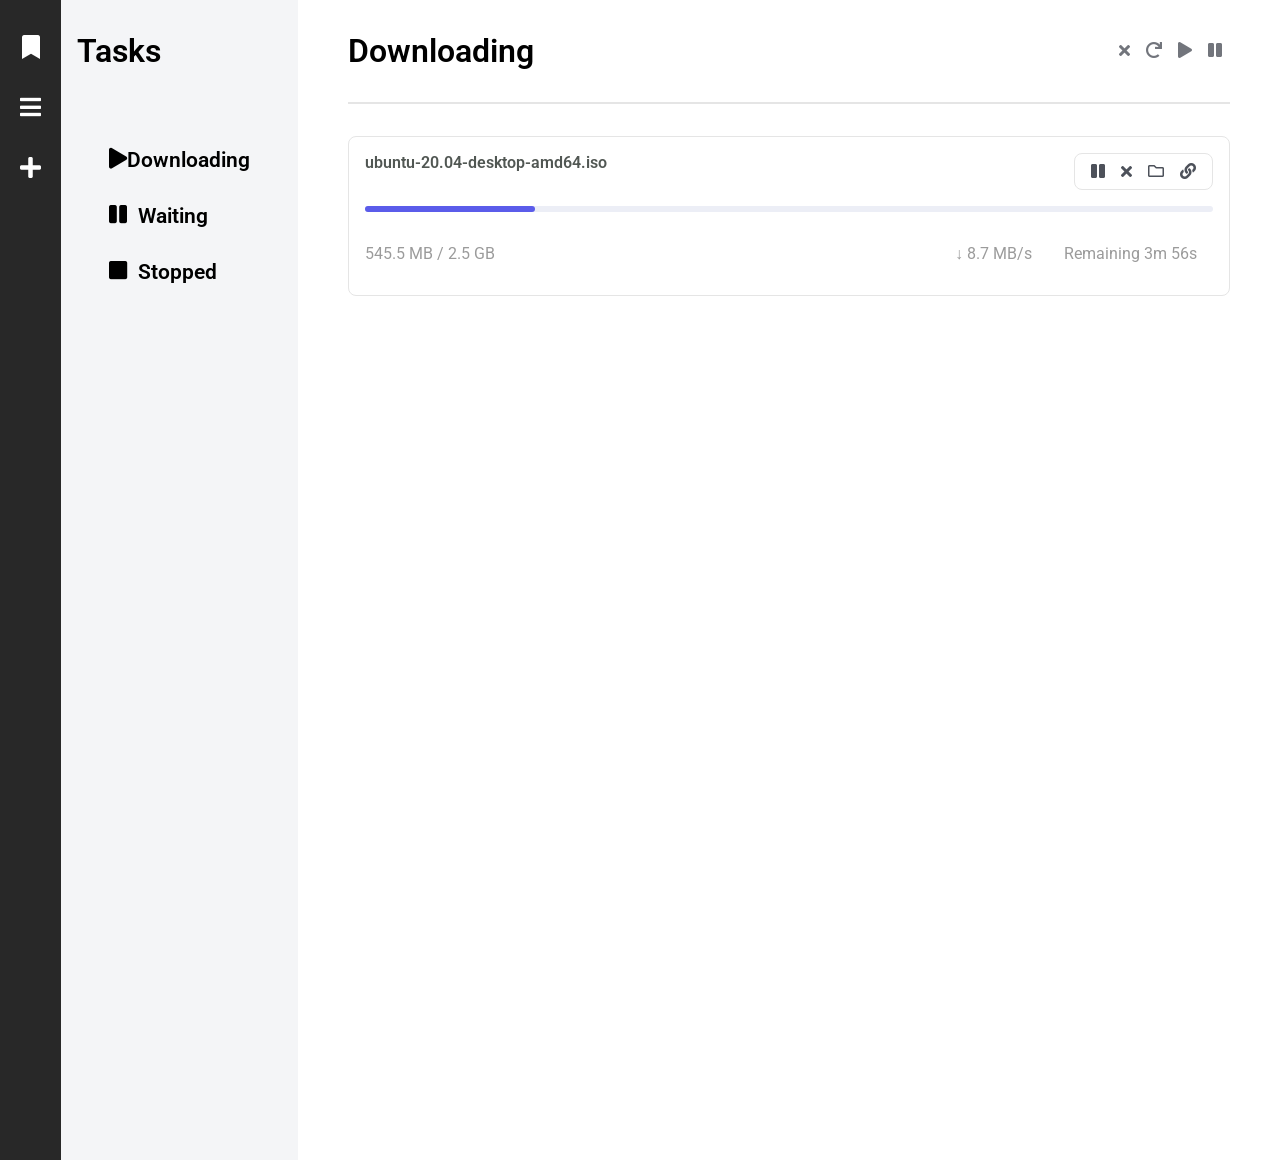
<file: category-page/index.html>
<!DOCTYPE html>
<html lang="en">
<head>
    <meta charset="UTF-8">
    <meta http-equiv="X-UA-Compatible" content="IE=edge">
    <meta name="viewport"  content="minimum-scale=1, initial-scale=1, width=device-width"/>
    <title>Dashboard</title>
    <link rel="stylesheet" href="style.css">
    <link rel="preconnect" href="https://fonts.gstatic.com">
    <link href="https://fonts.googleapis.com/css2?family=Roboto:wght@300&display=swap" rel="stylesheet">
    <link rel="stylesheet" href="https://cdnjs.cloudflare.com/ajax/libs/font-awesome/5.15.3/css/all.min.css" integrity="sha512-iBBXm8fW90+nuLcSKlbmrPcLa0OT92xO1BIsZ+ywDWZCvqsWgccV3gFoRBv0z+8dLJgyAHIhR35VZc2oM/gI1w==" crossorigin="anonymous" />
</head>
<body>
    <div class="container">
       <div class="taskbar">
            <div class="taskbar-item"><i class="fas fa-bookmark"></i></div>
            <div class="taskbar-item"><i class="fas fa-bars"></i></div>
            <div class="taskbar-item"><i class="fas fa-plus"></i></div>
        </div>
        <div class="tasks">
            <div class="tasks-title">Tasks</div>
            <div class="tasks-container">
                <div class="task-item"><i class="fas fa-play"></i>Downloading</div>
                <div class="task-item"><i class="fas fa-pause"></i>Waiting</div>
                <div class="task-item"><i class="fas fa-stop"></i>Stopped</div>
            </div>
        </div>
        <div class="content-container">
            <div class="content-header">
                <div class="header-title">Downloading</div>
                <div class="header-btn-container">
                    <button class="header-btn"><i class="fa fa-times"></i></button>
                    <button class="header-btn"><i class="fa fa-redo"></i></button>       
                    <button class="header-btn"><i class="fas fa-play"></i></button>
                    <button class="header-btn"><i class="fas fa-pause"></i></button>
                </div>
            </div>
            <div class="card-container">
                <div class="card">
                    <div class="card-header">
                        <div class="card-title">ubuntu-20.04-desktop-amd64.iso</div>
                        <div class="card-btn-container">
                            <div class="card-btn"><i class="fas fa-pause"></i></div>
                            <div class="card-btn"><i class="fa fa-times"></i></div>
                            <div class="card-btn"><i class="far fa-folder"></i></div>
                            <div class="card-btn"><i class="fas fa-link"></i></div>
                        </div>
                    </div>
                    <div class="download-bar">
                        <div class="downloaded"></div>
                    </div>
                    <div class="card-footer">
                        <div class="card-footer-cl">545.5 MB / 2.5 GB</div>
                        <div class="card-footer-cl">
                            <div class="footer-item">↓ 8.7 MB/s</div>
                            <div class="footer-item">Remaining 3m 56s</div>
                        </div>
                    </div>
                </div>
            </div>
        </div>
    </div>
</body>
</html>
</file>
<file: category-page/style.css>
body {
  margin: 0;
  font-family: "Roboto", sans-serif;
}
.container {
  display: grid;
  grid-template-columns: 1fr 3fr 16fr;
}

.taskbar {
  background-color: #282828;
  color: #ffffff;
  display: flex;
  flex-direction: column;
  align-items: center;
  padding-top: 2vh;
}
.taskbar-item {
  font-size: 1.5rem;
  padding: 1rem 0;
}
.taskbar-item:hover {
  color: #8585fa;
  cursor: pointer;
}
.tasks {
  background-color: #f4f5f7;
  padding: 2rem 1rem;
  display: grid;
  grid-template-rows: 1fr 10fr;
}
.tasks-title {
  font-size: 2rem;
  font-weight: 600;
}
.tasks-container {
  display: grid;
  align-content: start;
  font-size: 1.3rem;
  font-weight: 600;
}
.task-item {
  padding: 1rem 2rem;
  display: grid;
  justify-content: space-between;
  align-items: center;
  grid-template-columns: 2fr 8fr;
  text-align: left;
}
.task-item:hover {
  background-color: #eaecf0;
  border-radius: 0.5rem;
  color: #5b5bfa;
  cursor: pointer;
}
.content-container {
  display: grid;
  grid-template-rows: 1fr 10fr;
  margin: 0 50px;
  row-gap: 1rem;
}
.header-btn {
  background-color: transparent;
  border: none;
  font-size: 1rem;
  color: #72757c;
}
.header-btn:hover {
  color: #8a8aff;
  cursor: pointer;
}
.content-header {
  display: grid;
  grid-template-columns: 9fr 1fr;
  padding: 2rem 0;
  border-bottom: 2px solid #e5e5e5;
}
.header-title {
  font-size: 2rem;
  font-weight: 600;
}
.header-btn-container {
  display: grid;
  grid-template-columns: repeat(4, 1fr);
}
.header-btn {
  padding: 0 0.5rem;
}
.card-container {
}
.card {
  border: 1px solid #e5e5e5;
  border-radius: 0.5rem;
  margin: 1rem 0;
  padding: 1rem;
  row-gap: 1rem;
}

.card-header {
  display: grid;
  grid-template-columns: 9fr 1fr;
  justify-content: space-between;
}
.card-title {
  color: #515753;
  font-weight: 600;
}
.card-btn-container {
  display: grid;
  grid-template-columns: repeat(4, 1fr);
  justify-content: space-between;
  border: 1px solid #e5e5e5;
  border-radius: 0.5rem;
  padding: 0 0.5rem;
}
.card-btn {
  text-align: center;
  padding: 0.5rem;
  color: #4d515a;
}
.card-btn:hover {
  color: #8a8aff;
  cursor: pointer;
}
.download-bar {
  height: 0.4rem;
  background-color: #eceef6;
  border-radius: 1rem;
  margin: 1rem 0;
}
.downloaded {
  background-color: #5b5cea;
  width: 20%;
  height: 100%;
  border-radius: 1rem;
}
.card-footer {
  display: flex;
  justify-content: space-between;
  align-items: center;
  color: #9b9b9b;
}
.card-footer-cl {
  display: flex;
}

.footer-item {
  padding: 1rem;
}
</file>
